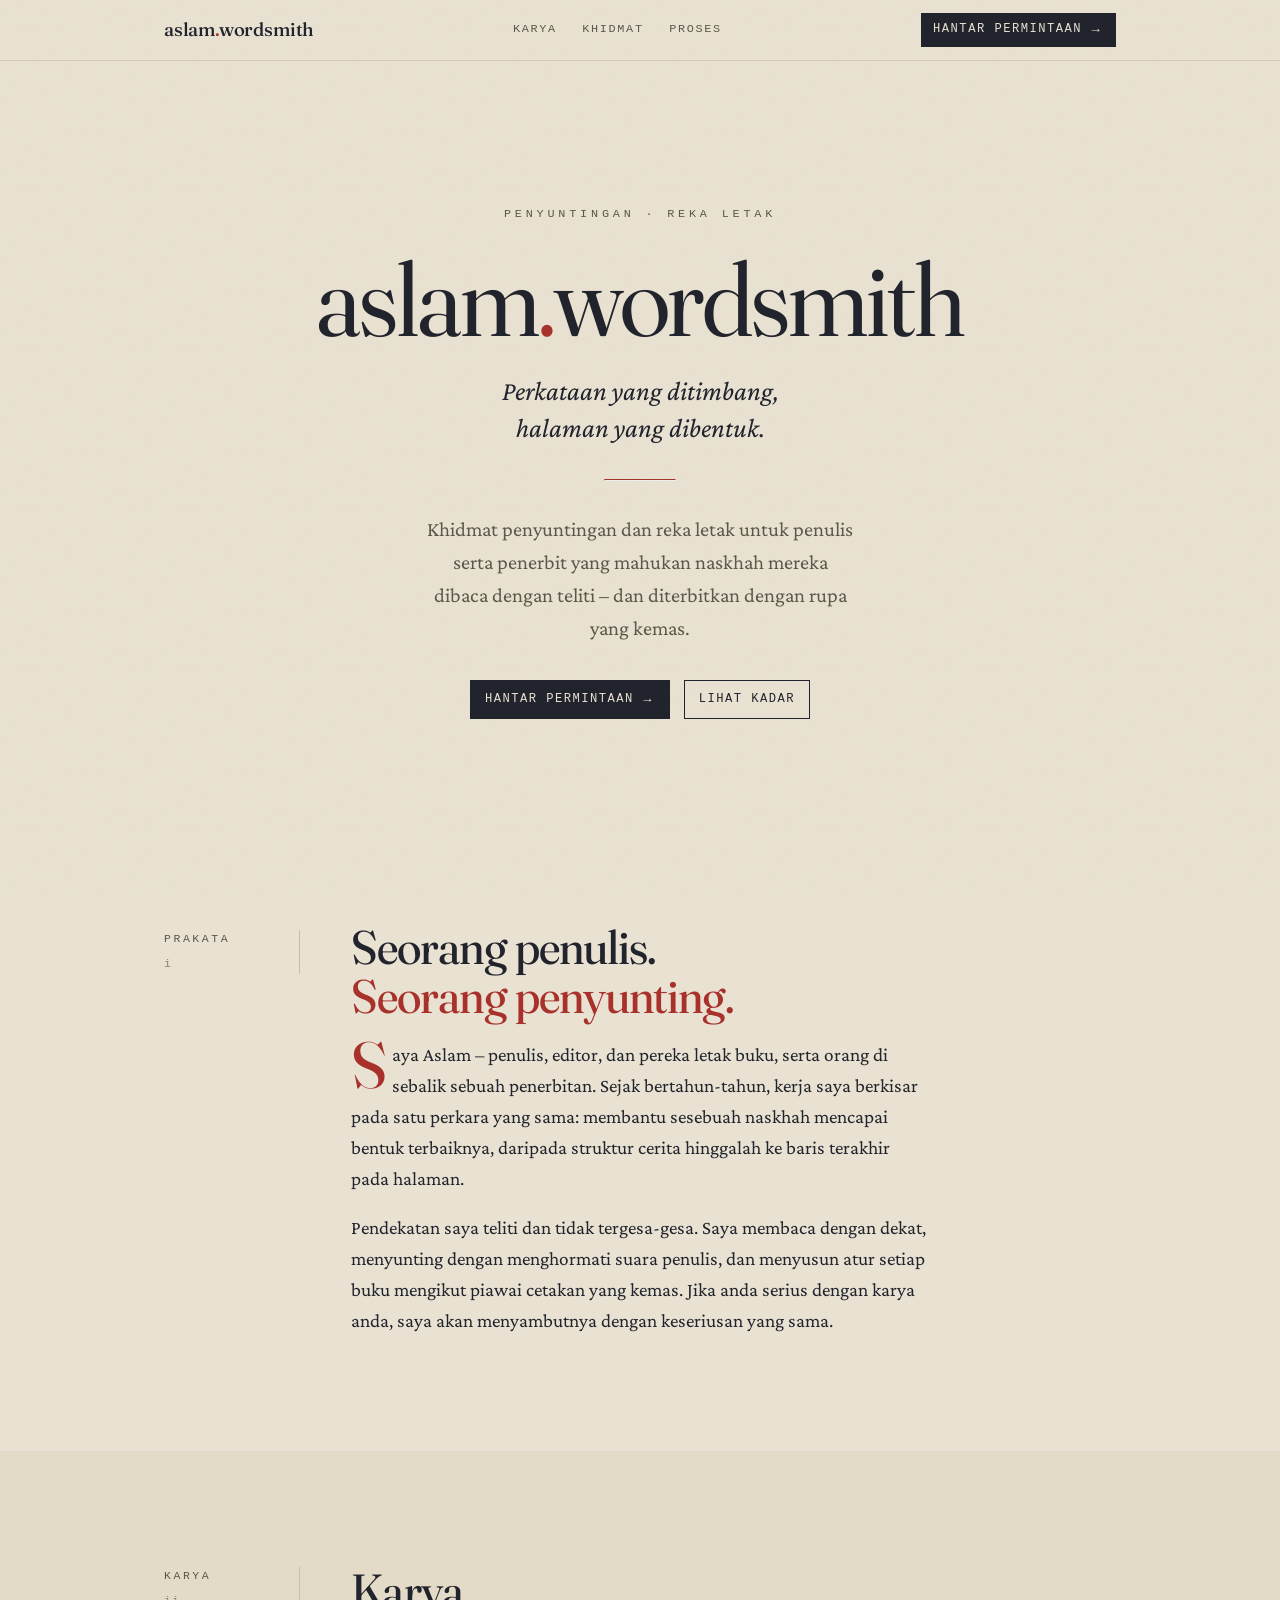
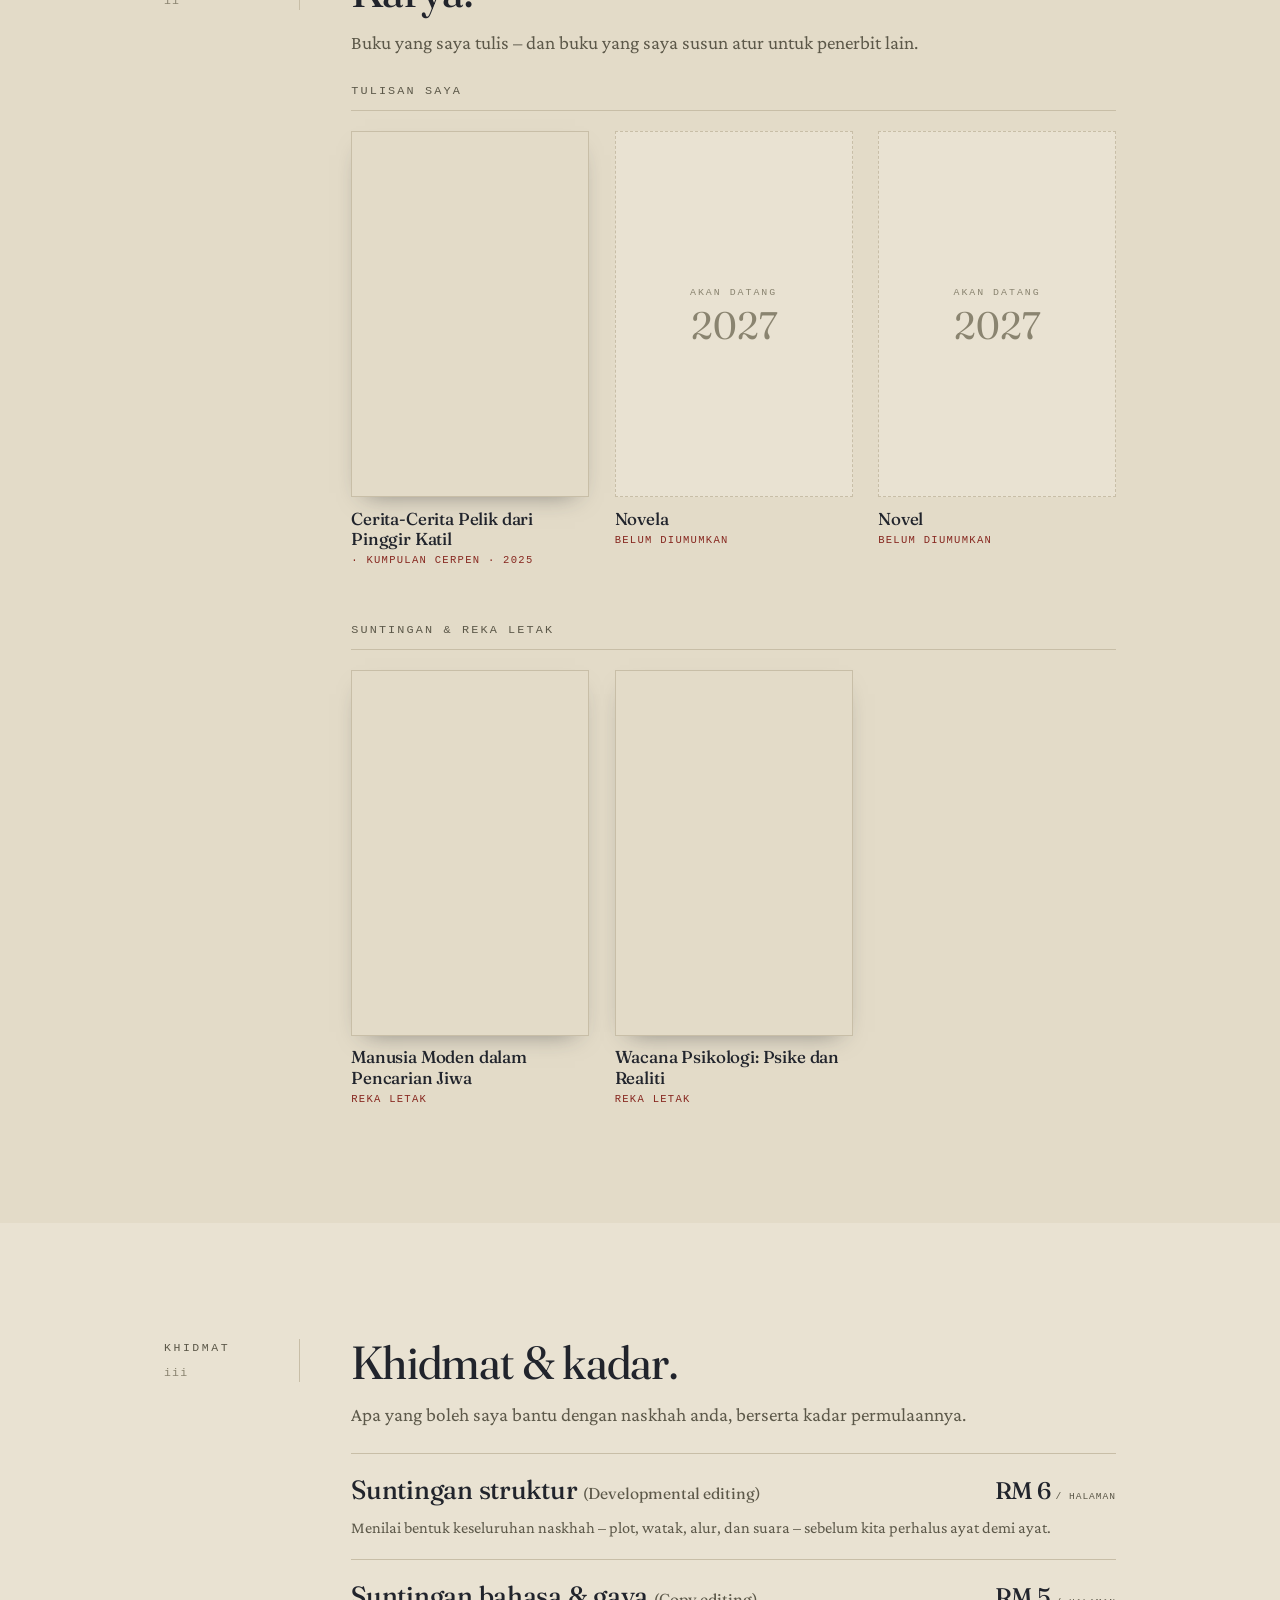
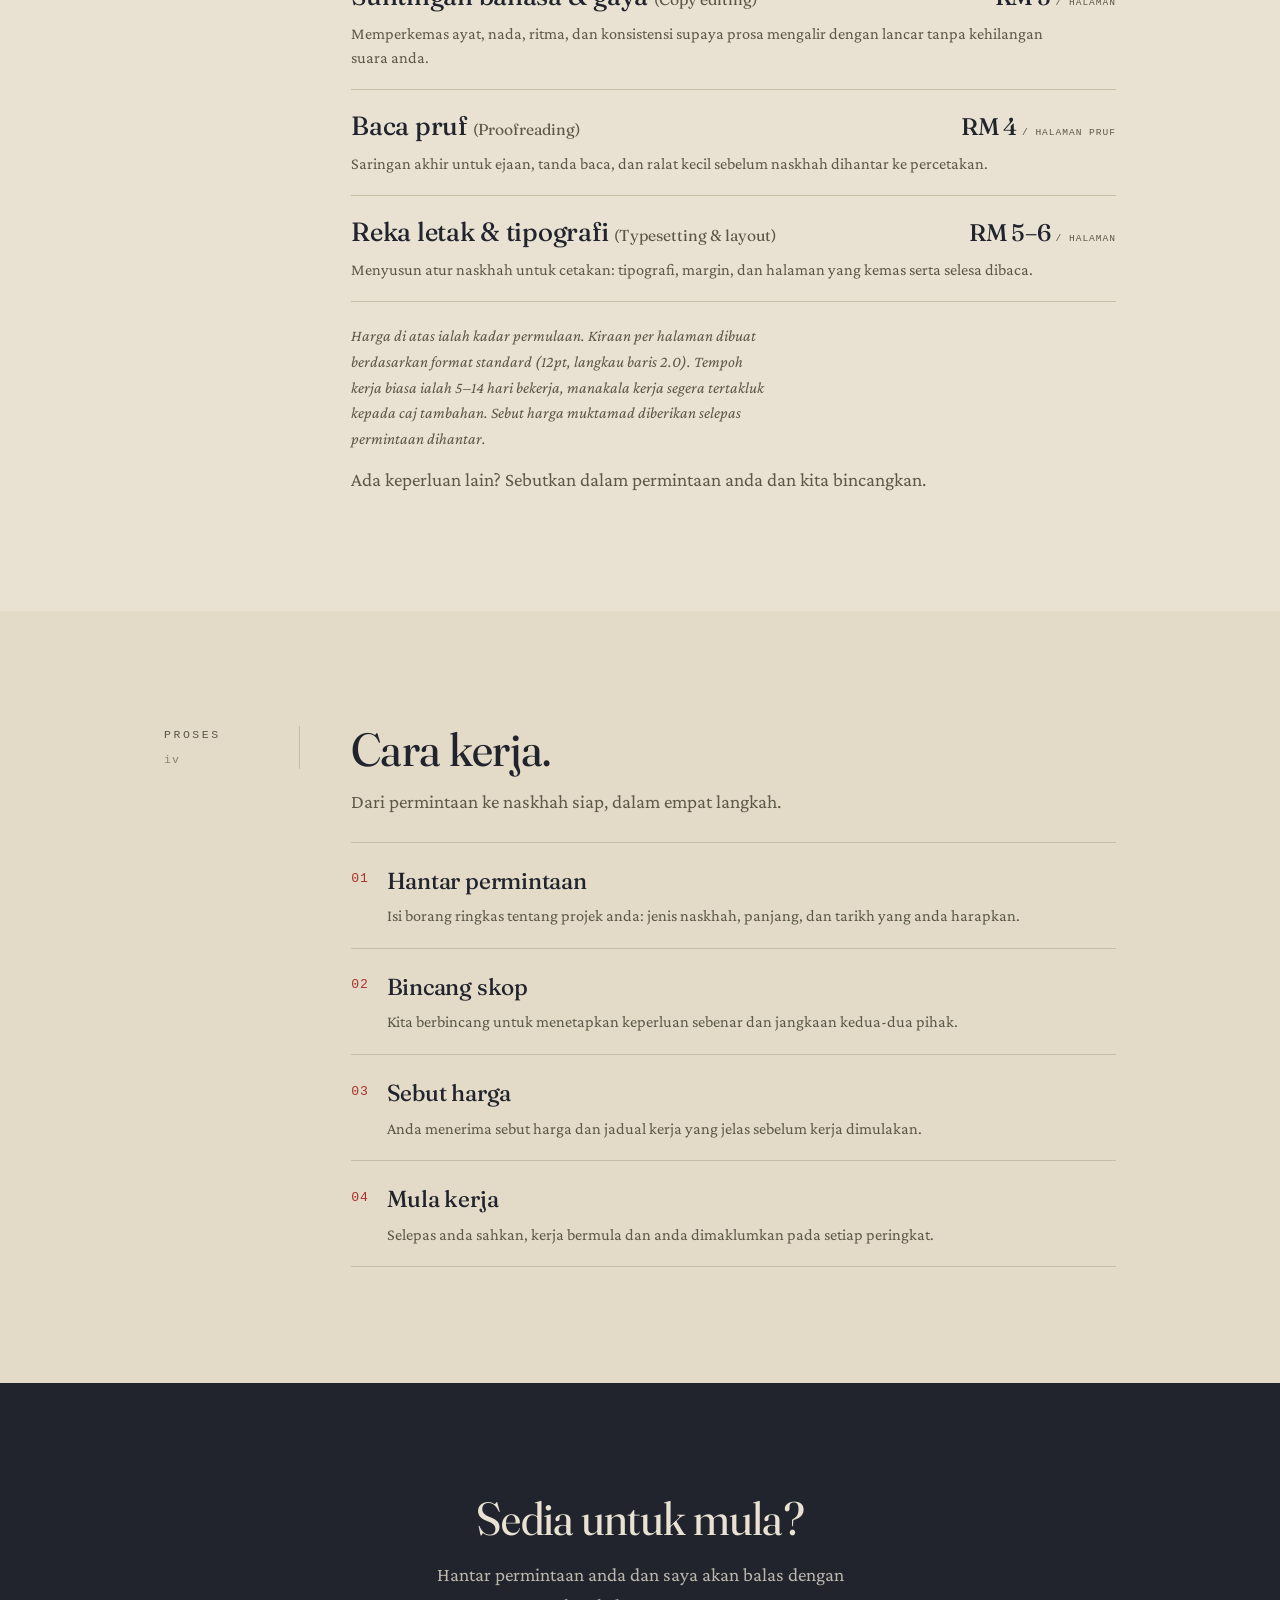
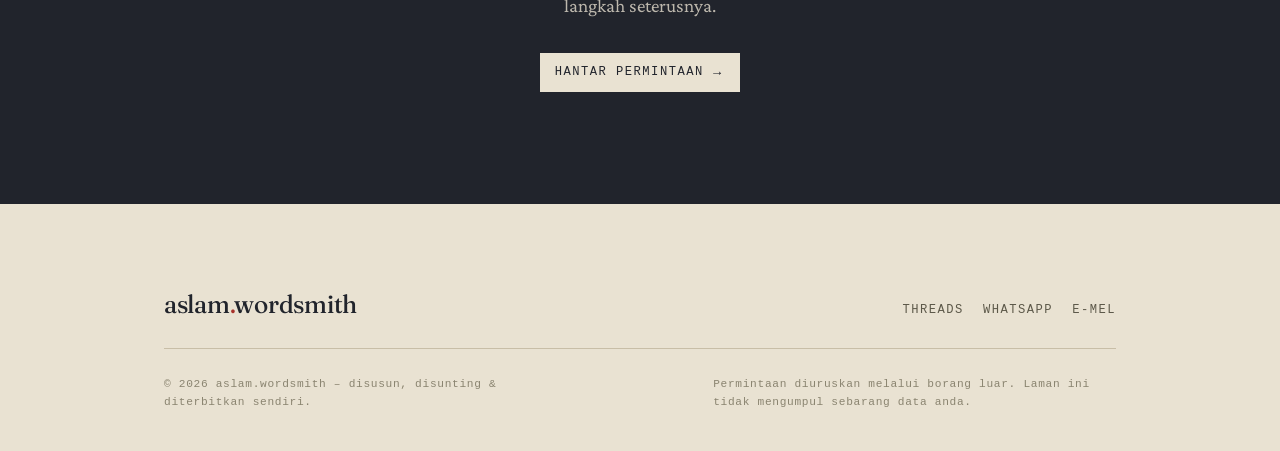
<file: index.html>
<!DOCTYPE html>
<html lang="ms">
<head>
  <meta charset="UTF-8">
  <meta name="viewport" content="width=device-width, initial-scale=1">

  <!-- Security: strict CSP. Everything is same-origin; no third-party calls.
       Note: frame-ancestors / X-Frame-Options can only be set as real HTTP
       headers (GitHub Pages can't). See README for the free Cloudflare option. -->
  <meta http-equiv="Content-Security-Policy"
        content="default-src 'none'; img-src 'self' data:; style-src 'self'; font-src 'self'; base-uri 'self'; form-action 'self' https:; manifest-src 'self'; upgrade-insecure-requests">
  <meta name="referrer" content="strict-origin-when-cross-origin">
  <meta name="color-scheme" content="light">
  <meta name="theme-color" content="#E9E2D2">

  <title>aslam.wordsmith – khidmat penyuntingan &amp; reka letak</title>
  <meta name="description" content="Khidmat penyuntingan dan reka letak buku oleh aslam.wordsmith – untuk penulis dan penerbit yang serius dengan karya mereka.">

  <!-- Open Graph (for sharing on Threads / WhatsApp / Facebook). -->
  <meta property="og:type" content="website">
  <meta property="og:locale" content="ms_MY">
  <meta property="og:site_name" content="aslam.wordsmith">
  <meta property="og:title" content="aslam.wordsmith – khidmat penyuntingan &amp; reka letak">
  <meta property="og:description" content="Khidmat penyuntingan dan reka letak buku untuk penulis dan penerbit yang serius dengan karya mereka.">
  <meta property="og:url" content="https://wordsmith-space.github.io/">
  <meta property="og:image" content="https://wordsmith-space.github.io/media/og.png">
  <meta property="og:image:width" content="1200">
  <meta property="og:image:height" content="630">
  <meta property="og:image:type" content="image/png">
  <meta property="og:image:alt" content="aslam.wordsmith — penyuntingan &amp; reka letak">

  <!-- Twitter / X card (also read by some scrapers) -->
  <meta name="twitter:card" content="summary_large_image">
  <meta name="twitter:title" content="aslam.wordsmith – khidmat penyuntingan &amp; reka letak">
  <meta name="twitter:description" content="Khidmat penyuntingan dan reka letak buku untuk penulis dan penerbit yang serius dengan karya mereka.">
  <meta name="twitter:image" content="https://wordsmith-space.github.io/media/og.png">

  <link rel="icon" href="favicon.svg" type="image/svg+xml">
  <link rel="preload" href="fonts/fraunces.woff2" as="font" type="font/woff2" crossorigin>
  <link rel="preload" href="fonts/crimson-pro.woff2" as="font" type="font/woff2" crossorigin>
  <link rel="stylesheet" href="styles.css">
</head>
<body>
  <a class="skip" href="#kandungan">Langkau ke kandungan</a>

  <!-- ============ Running head ============ -->
  <header class="masthead">
    <div class="wrap">
      <a class="brand" href="#">aslam<span class="dot">.</span>wordsmith</a>
      <nav class="mast-nav" aria-label="Navigasi laman">
        <a href="#karya">Karya</a>
        <a href="#khidmat">Khidmat</a>
        <a href="#proses">Proses</a>
      </nav>
      <!-- TODO: replace href with your real request form (Google Form / Tally). See README. -->
      <a class="btn" href="https://wa.me/60162021608?text=Hai%2C%20saya%20ingin%20bertanya%20tentang%20khidmat%20suntingan" target="_blank" rel="noopener noreferrer">
        Hantar permintaan <span class="arrow" aria-hidden="true">&rarr;</span>
      </a>
    </div>
  </header>

  <main id="kandungan">

    <!-- ============ Title page (hero) ============ -->
    <section class="title-page wrap" aria-label="Pengenalan">
      <p class="half-title">Penyuntingan &middot; Reka&nbsp;letak</p>
      <h1 class="wordmark">aslam<span class="dot">.</span>wordsmith</h1>
      <!-- Tagline (kept as-is per brand decision). -->
      <p class="tagline">Perkataan yang ditimbang,<br>halaman yang dibentuk.</p>
      <hr class="title-rule" aria-hidden="true">
      <p class="lede">Khidmat penyuntingan dan reka letak untuk penulis serta penerbit yang mahukan naskhah mereka dibaca dengan teliti – dan diterbitkan dengan rupa yang kemas.</p>
      <div class="title-cta">
        <a class="btn" href="https://wa.me/60162021608?text=Hai%2C%20saya%20ingin%20bertanya%20tentang%20khidmat%20suntingan" target="_blank" rel="noopener noreferrer">
          Hantar permintaan <span class="arrow" aria-hidden="true">&rarr;</span>
        </a>
        <a class="btn btn--ghost" href="#khidmat">Lihat kadar</a>
      </div>
    </section>

    <!-- ============ Prakata / Who ============ -->
    <section class="leaf" id="tentang">
      <div class="wrap">
        <div class="leaf-grid">
          <aside class="margin">
            <span class="eyebrow">Prakata</span>
            <span class="folio">i</span>
          </aside>
          <div class="leaf-body">
            <div class="who-text prose measure">
              <h2 class="lead-statement">
                Seorang penulis.<br>
                <span class="accent">Seorang penyunting.</span>
              </h2>
              <p class="has-dropcap">Saya Aslam – penulis, editor, dan pereka letak buku, serta orang di sebalik sebuah penerbitan. Sejak bertahun-tahun, kerja saya berkisar pada satu perkara yang sama: membantu sesebuah naskhah mencapai bentuk terbaiknya, daripada struktur cerita hinggalah ke baris terakhir pada halaman.</p>
              <p>Pendekatan saya teliti dan tidak tergesa-gesa. Saya membaca dengan dekat, menyunting dengan menghormati suara penulis, dan menyusun atur setiap buku mengikut piawai cetakan yang kemas. Jika anda serius dengan karya anda, saya akan menyambutnya dengan keseriusan yang sama.</p>
            </div>
          </div>
        </div>
      </div>
    </section>

    <!-- ============ Karya / Work ============ -->
    <!-- Two groups: books Aslam wrote, and books he laid out for others.
         TO ADD a book: drop a cover into media/covers/, copy a <figure class="work …">
         block in the right group, and update src/alt/title/role.
         Variants: work--flat (flat cover image), work--mockup (3D mockup PNG/WebP),
         work--soon (forthcoming teaser, no cover). -->
    <section class="leaf leaf--alt" id="karya">
      <div class="wrap">
        <div class="leaf-grid">
          <aside class="margin">
            <span class="eyebrow">Karya</span>
            <span class="folio">ii</span>
          </aside>
          <div class="leaf-body">
            <h2 class="leaf-head">Karya.</h2>
            <p class="leaf-sub">Buku yang saya tulis – dan buku yang saya susun atur untuk penerbit lain.</p>

            <!-- Group 1: Aslam's own books -->
            <div class="work-group">
              <h3 class="work-group-title">Tulisan saya</h3>
              <div class="works">
                <figure class="work work--flat">
                  <div class="work-cover">
                    <img class="work-img" src="media/covers/cerita-cerita-pelik.webp"
                         alt="Kulit buku: Cerita-Cerita Pelik dari Pinggir Katil"
                         width="800" height="1230" loading="lazy" decoding="async">
                  </div>
                  <figcaption class="work-cap">
                    <span class="work-title">Cerita-Cerita Pelik dari Pinggir Katil</span>
                    <span class="work-role">&middot; Kumpulan cerpen &middot; 2025</span>
                  </figcaption>
                </figure>

                <figure class="work work--soon">
                  <div class="work-cover">
                    <div class="soon">
                      <span class="soon-label">Akan datang</span>
                      <span class="soon-year">2027</span>
                    </div>
                  </div>
                  <figcaption class="work-cap">
                    <span class="work-title">Novela</span>
                    <span class="work-role">Belum diumumkan</span>
                  </figcaption>
                </figure>

                <figure class="work work--soon">
                  <div class="work-cover">
                    <div class="soon">
                      <span class="soon-label">Akan datang</span>
                      <span class="soon-year">2027</span>
                    </div>
                  </div>
                  <figcaption class="work-cap">
                    <span class="work-title">Novel</span>
                    <span class="work-role">Belum diumumkan</span>
                  </figcaption>
                </figure>
              </div>
            </div>

            <!-- Group 2: editorial / layout work for other publishers -->
            <div class="work-group">
              <h3 class="work-group-title">Suntingan &amp; reka letak</h3>
              <div class="works">
                <figure class="work work--flat">
                  <div class="work-cover">
                    <img class="work-img" src="media/covers/manusia-moden-depan.webp"
                         alt="Kulit buku: Manusia Moden dalam Pencarian Jiwa"
                         width="1600" height="2462" loading="lazy" decoding="async">
                  </div>
                  <figcaption class="work-cap">
                    <span class="work-title">Manusia Moden dalam Pencarian Jiwa</span>
                    <span class="work-role">Reka letak</span>
                  </figcaption>
                </figure>

                <figure class="work work--flat">
                  <div class="work-cover">
                    <img class="work-img" src="media/covers/wacana-psikologi-depan.webp"
                         alt="Kulit buku: Wacana Psikologi: Psike dan Realiti"
                         width="1600" height="2462" loading="lazy" decoding="async">
                  </div>
                  <figcaption class="work-cap">
                    <span class="work-title">Wacana Psikologi: Psike dan Realiti</span>
                    <span class="work-role">Reka letak</span>
                  </figcaption>
                </figure>
              </div>
            </div>
          </div>
        </div>
      </div>
    </section>

    <!-- ============ Khidmat & Kadar (services + rates, merged) ============ -->
    <section class="leaf" id="khidmat">
      <div class="wrap">
        <div class="leaf-grid">
          <aside class="margin">
            <span class="eyebrow">Khidmat</span>
            <span class="folio">iii</span>
          </aside>
          <div class="leaf-body">
            <h2 class="leaf-head">Khidmat &amp; kadar.</h2>
            <p class="leaf-sub">Apa yang boleh saya bantu dengan naskhah anda, berserta kadar permulaannya.</p>

            <div class="toc">
              <div class="toc-item">
                <div class="toc-head">
                  <h3 class="toc-title">Suntingan struktur <span class="toc-en">(Developmental editing)</span></h3>
                  <span class="toc-price">RM 6 <span class="toc-unit">/ halaman</span></span>
                </div>
                <p class="toc-desc">Menilai bentuk keseluruhan naskhah – plot, watak, alur, dan suara – sebelum kita perhalus ayat demi ayat.</p>
              </div>
              <div class="toc-item">
                <div class="toc-head">
                  <h3 class="toc-title">Suntingan bahasa &amp; gaya <span class="toc-en">(Copy editing)</span></h3>
                  <span class="toc-price">RM 5 <span class="toc-unit">/ halaman</span></span>
                </div>
                <p class="toc-desc">Memperkemas ayat, nada, ritma, dan konsistensi supaya prosa mengalir dengan lancar tanpa kehilangan suara anda.</p>
              </div>
              <div class="toc-item">
                <div class="toc-head">
                  <h3 class="toc-title">Baca pruf <span class="toc-en">(Proofreading)</span></h3>
                  <span class="toc-price">RM 4 <span class="toc-unit">/ halaman pruf</span></span>
                </div>
                <p class="toc-desc">Saringan akhir untuk ejaan, tanda baca, dan ralat kecil sebelum naskhah dihantar ke percetakan.</p>
              </div>
              <div class="toc-item">
                <div class="toc-head">
                  <h3 class="toc-title">Reka letak &amp; tipografi <span class="toc-en">(Typesetting &amp; layout)</span></h3>
                  <span class="toc-price">RM 5&#8211;6 <span class="toc-unit">/ halaman</span></span>
                </div>
                <p class="toc-desc">Menyusun atur naskhah untuk cetakan: tipografi, margin, dan halaman yang kemas serta selesa dibaca.</p>
              </div>
            </div>

            <p class="rate-note">Harga di atas ialah kadar permulaan. Kiraan per halaman dibuat berdasarkan format standard (12pt, langkau baris 2.0). Tempoh kerja biasa ialah 5&#8211;14 hari bekerja, manakala kerja segera tertakluk kepada caj tambahan. Sebut harga muktamad diberikan selepas permintaan dihantar.</p>
            <p class="leaf-sub">Ada keperluan lain? Sebutkan dalam permintaan anda dan kita bincangkan.</p>
          </div>
        </div>
      </div>
    </section>

    <!-- ============ Proses / Process (a genuine sequence) ============ -->
    <section class="leaf leaf--alt" id="proses">
      <div class="wrap">
        <div class="leaf-grid">
          <aside class="margin">
            <span class="eyebrow">Proses</span>
            <span class="folio">iv</span>
          </aside>
          <div class="leaf-body">
            <h2 class="leaf-head">Cara kerja.</h2>
            <p class="leaf-sub">Dari permintaan ke naskhah siap, dalam empat langkah.</p>

            <ol class="steps">
              <li class="step">
                <div>
                  <h3>Hantar permintaan</h3>
                  <p>Isi borang ringkas tentang projek anda: jenis naskhah, panjang, dan tarikh yang anda harapkan.</p>
                </div>
              </li>
              <li class="step">
                <div>
                  <h3>Bincang skop</h3>
                  <p>Kita berbincang untuk menetapkan keperluan sebenar dan jangkaan kedua-dua pihak.</p>
                </div>
              </li>
              <li class="step">
                <div>
                  <h3>Sebut harga</h3>
                  <p>Anda menerima sebut harga dan jadual kerja yang jelas sebelum kerja dimulakan.</p>
                </div>
              </li>
              <li class="step">
                <div>
                  <h3>Mula kerja</h3>
                  <p>Selepas anda sahkan, kerja bermula dan anda dimaklumkan pada setiap peringkat.</p>
                </div>
              </li>
            </ol>
          </div>
        </div>
      </div>
    </section>

    <!-- ============ Closing call ============ -->
    <section class="closing" id="hubungi">
      <div class="wrap">
        <h2 class="leaf-head">Sedia untuk mula?</h2>
        <p>Hantar permintaan anda dan saya akan balas dengan langkah seterusnya.</p>
        <a class="btn" href="https://wa.me/60162021608?text=Hai%2C%20saya%20ingin%20bertanya%20tentang%20khidmat%20suntingan" target="_blank" rel="noopener noreferrer">
          Hantar permintaan <span class="arrow" aria-hidden="true">&rarr;</span>
        </a>
      </div>
    </section>
  </main>

  <!-- ============ Kolofon / Footer ============ -->
  <footer class="kolofon">
    <div class="wrap">
      <div class="kolofon-top">
        <span class="kolofon-brand">aslam<span class="dot">.</span>wordsmith</span>
        <nav class="kolofon-links" aria-label="Hubungi">
          <a href="https://www.threads.com/@aslam.wordsmith" target="_blank" rel="noopener noreferrer">Threads</a>
          <a href="https://wa.me/60162021608?text=Hai%2C%20saya%20ingin%20bertanya%20tentang%20khidmat%20suntingan" target="_blank" rel="noopener noreferrer">WhatsApp</a>
          <a href="mailto:aslam.wordsmith@gmail.com">E-mel</a>
        </nav>
      </div>
      <div class="kolofon-fine">
        <span>&copy; 2026 aslam.wordsmith – disusun, disunting &amp; diterbitkan sendiri.</span>
        <span>Permintaan diuruskan melalui borang luar. Laman ini tidak mengumpul sebarang data anda.</span>
      </div>
    </div>
  </footer>
</body>
</html>
</file>
<file: styles.css>
/* =========================================================================
   aslam.wordsmith — laman profil & kadar khidmat
   Concept: the page set like the interior of a finely-made book.
   Display: Fraunces (variable, all axes) · Body: Crimson Pro · Utility: system mono
   Palette: fountain-pen ink + warm oat paper + a single editor's proof-red.
   No JavaScript. No third-party requests. Self-hosted fonts only.
   ========================================================================= */

/* ----- Fonts (self-hosted, variable) ------------------------------------ */
@font-face {
  font-family: "Fraunces";
  src: url("fonts/fraunces.woff2") format("woff2");
  font-weight: 100 900;
  font-style: normal;
  font-display: swap;
}
@font-face {
  font-family: "Crimson Pro";
  src: url("fonts/crimson-pro.woff2") format("woff2");
  font-weight: 200 900;
  font-style: normal;
  font-display: swap;
}
@font-face {
  font-family: "Crimson Pro";
  src: url("fonts/crimson-pro-italic.woff2") format("woff2");
  font-weight: 200 900;
  font-style: italic;
  font-display: swap;
}

/* ----- Tokens ----------------------------------------------------------- */
:root {
  /* colour */
  --paper:      #E9E2D2;  /* warm oat — the page */
  --paper-2:    #E3DBC8;  /* a deeper leaf for set-apart blocks */
  --ink:        #21242C;  /* deep blue-black — fountain-pen ink */
  --ink-soft:   #5C5849;  /* muted ink — secondary text */
  --ink-faint:  #8A8470;  /* marginalia, folios (decorative) */
  --proof:      #A8322B;  /* the editor's red */
  --proof-deep: #872820;
  --rule:       #C8BEA7;  /* hairlines */
  --rule-soft:  #D5CCB8;

  /* type */
  --display: "Fraunces", Georgia, "Times New Roman", serif;
  --body:    "Crimson Pro", Georgia, "Times New Roman", serif;
  --mono:    ui-monospace, "SF Mono", "Cascadia Code", "JetBrains Mono", Menlo, Consolas, monospace;

  /* measure & rhythm */
  --gutter:    clamp(1.35rem, 5.5vw, 3.25rem);
  --leaf-pad:  clamp(3.5rem, 9vw, 7.5rem);
  --measure:   36rem;
  --wrap:      66rem;
}

/* ----- Reset ------------------------------------------------------------ */
*, *::before, *::after { box-sizing: border-box; }
* { margin: 0; }
html { -webkit-text-size-adjust: 100%; scroll-behavior: smooth; }
body { min-height: 100%; }
img, svg { display: block; max-width: 100%; }
ul, ol { list-style: none; padding: 0; }
a { color: inherit; }
:focus-visible { outline: 2px solid var(--proof); outline-offset: 3px; border-radius: 1px; }
::selection { background: var(--proof); color: var(--paper); }

/* ----- Base ------------------------------------------------------------- */
body {
  font-family: var(--body);
  font-weight: 400;
  font-size: clamp(1.0625rem, 0.98rem + 0.4vw, 1.2rem);
  line-height: 1.62;
  color: var(--ink);
  background: var(--paper);
  font-feature-settings: "liga" 1, "calt" 1, "onum" 1; /* old-style figures */
  text-rendering: optimizeLegibility;
  -webkit-font-smoothing: antialiased;
}

/* faint paper grain — extremely subtle, sits above the page, ignores clicks */
body::before {
  content: "";
  position: fixed;
  inset: 0;
  z-index: 9999;
  pointer-events: none;
  opacity: 0.035;
  mix-blend-mode: multiply;
  background-image: url("data:image/svg+xml,%3Csvg xmlns='http://www.w3.org/2000/svg' width='160' height='160'%3E%3Cfilter id='n'%3E%3CfeTurbulence type='fractalNoise' baseFrequency='0.85' numOctaves='2' stitchTiles='stitch'/%3E%3C/filter%3E%3Crect width='100%25' height='100%25' filter='url(%23n)'/%3E%3C/svg%3E");
}

p { text-wrap: pretty; }
strong { font-weight: 600; }
em { font-style: italic; }

/* links inside prose */
.prose a {
  color: var(--proof-deep);
  text-decoration: underline;
  text-underline-offset: 0.18em;
  text-decoration-thickness: 1px;
  text-decoration-color: var(--rule);
}
.prose a:hover { text-decoration-color: var(--proof); }

/* ----- Skip link -------------------------------------------------------- */
.skip {
  position: absolute;
  left: -9999px;
  top: 0;
  background: var(--ink);
  color: var(--paper);
  padding: 0.6rem 1rem;
  font-family: var(--mono);
  font-size: 0.8rem;
  z-index: 10000;
}
.skip:focus { left: 0.5rem; top: 0.5rem; }

/* ----- Shared layout primitives ----------------------------------------- */
.wrap {
  width: 100%;
  max-width: var(--wrap);
  margin-inline: auto;
  padding-inline: var(--gutter);
}
.measure { max-width: var(--measure); }

.eyebrow {
  font-family: var(--mono);
  font-size: 0.72rem;
  font-weight: 500;
  letter-spacing: 0.22em;
  text-transform: uppercase;
  color: var(--ink-soft);
}

/* a small editorial proof-mark (caret) used very sparingly */
.proof-caret {
  color: var(--proof);
  font-family: var(--display);
  font-style: normal;
  font-weight: 500;
}

.rule {
  border: 0;
  border-top: 1px solid var(--rule);
}

/* ----- Masthead (running head) ------------------------------------------ */
.masthead {
  position: sticky;
  top: 0;
  z-index: 50;
  background: color-mix(in srgb, var(--paper) 88%, transparent);
  backdrop-filter: blur(6px);
  -webkit-backdrop-filter: blur(6px);
  border-bottom: 1px solid var(--rule-soft);
}
.masthead .wrap {
  display: flex;
  align-items: center;
  justify-content: space-between;
  gap: 1rem;
  min-height: 3.75rem;
}
.brand {
  font-family: var(--display);
  font-weight: 500;
  font-size: 1.18rem;
  letter-spacing: -0.01em;
  font-variation-settings: "opsz" 40, "wght" 500, "SOFT" 0, "WONK" 0;
  text-decoration: none;
  color: var(--ink);
}
.brand .dot { color: var(--proof); }
.mast-nav {
  display: none;
  gap: 1.6rem;
  align-items: center;
}
.mast-nav a {
  font-family: var(--mono);
  font-size: 0.74rem;
  letter-spacing: 0.14em;
  text-transform: uppercase;
  color: var(--ink-soft);
  text-decoration: none;
}
.mast-nav a:hover { color: var(--ink); }

/* button ----------------------------------------------------------------- */
.btn {
  display: inline-flex;
  align-items: center;
  gap: 0.55em;
  font-family: var(--mono);
  font-size: 0.76rem;
  letter-spacing: 0.12em;
  text-transform: uppercase;
  text-decoration: none;
  padding: 0.7em 1.15em;
  border: 1px solid var(--ink);
  color: var(--paper);
  background: var(--ink);
  transition: background 0.18s ease, color 0.18s ease, transform 0.18s ease;
}
.btn:hover { background: var(--proof); border-color: var(--proof); }
.btn:active { transform: translateY(1px); }
.btn--ghost {
  background: transparent;
  color: var(--ink);
}
.btn--ghost:hover { background: transparent; color: var(--proof); border-color: var(--proof); }
.btn .arrow { font-family: var(--body); font-size: 1.1em; line-height: 1; }

.masthead .btn { padding: 0.5em 0.95em; }

/* ----- Hero: the title page --------------------------------------------- */
.title-page {
  text-align: center;
  padding-block: clamp(4rem, 12vw, 9rem) clamp(3.25rem, 8vw, 6rem);
  display: grid;
  justify-items: center;
  gap: clamp(1.1rem, 2.5vw, 1.6rem);
}
.title-page .half-title { /* the small line above the title, as in a book */
  font-family: var(--mono);
  font-size: 0.74rem;
  letter-spacing: 0.32em;
  text-transform: uppercase;
  color: var(--ink-soft);
}
.wordmark {
  font-family: var(--display);
  font-weight: 380;
  font-size: clamp(3rem, 12.5vw, 6.5rem);
  line-height: 0.94;
  letter-spacing: -0.02em;
  font-variation-settings: "opsz" 144, "wght" 380, "SOFT" 26, "WONK" 0;
}
.wordmark .dot { color: var(--proof); }
.tagline {
  font-style: italic;
  font-size: clamp(1.25rem, 3.5vw, 1.7rem);
  line-height: 1.35;
  color: var(--ink);
  max-width: 22ch;
}
.title-rule {
  width: 4.5rem;
  border-top: 1.5px solid var(--proof);
  margin-block: 0.4rem;
}
.lede {
  max-width: 38ch;
  font-size: clamp(1.1rem, 1rem + 0.5vw, 1.28rem);
  color: var(--ink-soft);
}
.title-cta {
  display: flex;
  flex-wrap: wrap;
  gap: 0.85rem;
  justify-content: center;
  margin-top: 0.6rem;
}

/* ----- Leaf (a section, set like a book leaf) --------------------------- */
.leaf { padding-block: var(--leaf-pad); }
.leaf--alt { background: var(--paper-2); }
.leaf--alt + .leaf--alt { padding-top: 0; }

.leaf-grid { display: grid; gap: 1.4rem; }

/* the marginal column: section label + folio, like the head of a printed page */
.margin {
  display: flex;
  align-items: baseline;
  justify-content: space-between;
  gap: 1rem;
  padding-bottom: 0.4rem;
  border-bottom: 1px solid var(--rule);
}
.folio {
  display: none;
  font-family: var(--mono);
  font-size: 0.72rem;
  letter-spacing: 0.1em;
  color: var(--ink-faint);
}

.leaf-head {
  font-family: var(--display);
  font-weight: 420;
  font-size: clamp(1.9rem, 1.4rem + 2vw, 2.9rem);
  line-height: 1.05;
  letter-spacing: -0.015em;
  font-variation-settings: "opsz" 80, "wght" 420, "SOFT" 14, "WONK" 0;
  margin-top: 0.9rem;
}
.leaf-sub {
  margin-top: 0.75rem;
  color: var(--ink-soft);
}

/* prose with a drop cap on the opening paragraph */
.prose p + p { margin-top: 1.1rem; }
.has-dropcap::first-letter {
  font-family: var(--display);
  font-variation-settings: "opsz" 144, "wght" 460, "SOFT" 0, "WONK" 0;
  float: left;
  font-size: 3.4em;
  line-height: 0.74;
  padding-right: 0.08em;
  padding-top: 0.04em;
  color: var(--proof);
}

/* ----- Who block: lead statement + portrait (borrowed structure) -------- */
.who-grid { display: grid; gap: clamp(1.4rem, 4vw, 2.4rem); }

.lead-statement {
  font-family: var(--display);
  font-weight: 440;
  font-size: clamp(1.85rem, 1.3rem + 2.3vw, 2.95rem);
  line-height: 1.03;
  letter-spacing: -0.02em;
  font-variation-settings: "opsz" 80, "wght" 440, "SOFT" 16, "WONK" 0;
  margin-bottom: 1.15rem;
}
.lead-statement .accent { color: var(--proof); }

.portrait { margin: 0; max-width: 15rem; }
.portrait img,
.portrait-ph {
  width: 100%;
  aspect-ratio: 4 / 5;
  border: 1px solid var(--rule);
  background: var(--paper-2);
}
.portrait img { object-fit: cover; }
.portrait-ph { display: grid; place-items: center; }
.portrait-ph span {
  font-family: var(--display);
  font-size: clamp(2.6rem, 9vw, 4rem);
  color: var(--ink-faint);
  font-variation-settings: "opsz" 144, "wght" 360, "SOFT" 22, "WONK" 0;
}
.portrait-ph .dot { color: var(--proof); }

/* ----- Karya terpilih: a shelf of covers -------------------------------- */
.works {
  margin-top: 1.6rem;
  display: grid;
  grid-template-columns: repeat(2, 1fr);
  gap: clamp(1.2rem, 3vw, 1.9rem) clamp(1rem, 3vw, 1.6rem);
}
.work { margin: 0; }
.work-cover {
  display: grid;
  place-items: end center;
  overflow: visible;
  transition: transform 0.2s ease, box-shadow 0.2s ease;
}

/* 3D mockup: floats on the paper with a shape-following shadow, no frame */
.work--mockup .work-cover { aspect-ratio: 800 / 1371; }
.work--mockup .work-img {
  width: 100%; height: 100%;
  object-fit: contain;
  object-position: bottom center;
  filter: drop-shadow(0 9px 16px rgba(33, 36, 44, 0.15));
  transition: filter 0.2s ease;
}

/* flat cover: a framed rectangle with a soft drop shadow */
.work--flat .work-cover {
  aspect-ratio: 130 / 200;
  overflow: hidden;
  border: 1px solid var(--rule);
  box-shadow: 0 10px 24px -14px rgba(33, 36, 44, 0.55);
  background: var(--paper-2);
}
.work--flat .work-img { width: 100%; height: 100%; object-fit: cover; }

/* forthcoming teaser: a quiet cover-shaped card, no image */
.work--soon .work-cover {
  aspect-ratio: 130 / 200;
  border: 1px dashed var(--rule);
  background: var(--paper);
  place-items: center;
}
.soon { display: grid; justify-items: center; gap: 0.3rem; text-align: center; padding: 0.5rem; }
.soon-label {
  font-family: var(--mono);
  font-size: 0.62rem;
  letter-spacing: 0.2em;
  text-transform: uppercase;
  color: var(--ink-faint);
}
.soon-year {
  font-family: var(--display);
  font-size: clamp(1.7rem, 1.2rem + 2vw, 2.4rem);
  line-height: 1;
  color: var(--ink-faint);
  font-variation-settings: "opsz" 72, "wght" 380, "SOFT" 18, "WONK" 0;
}

/* groups within Karya */
.work-group + .work-group { margin-top: clamp(2.2rem, 5vw, 3.25rem); }
.work-group-title {
  font-family: var(--mono);
  font-size: 0.74rem;
  font-weight: 500;
  letter-spacing: 0.18em;
  text-transform: uppercase;
  color: var(--ink-soft);
  margin-top: 1.5rem;
  padding-bottom: 0.55rem;
  border-bottom: 1px solid var(--rule);
}
.work-group .works { margin-top: 1.25rem; }
.work-cap { display: block; margin-top: 0.7rem; }
.work-title {
  display: block;
  font-family: var(--display);
  font-weight: 480;
  font-size: 1.08rem;
  line-height: 1.18;
  letter-spacing: -0.01em;
  font-variation-settings: "opsz" 40, "wght" 480, "SOFT" 10, "WONK" 0;
}
.work-role {
  display: block;
  margin-top: 0.18rem;
  font-family: var(--mono);
  font-size: 0.66rem;
  letter-spacing: 0.12em;
  text-transform: uppercase;
  color: var(--proof-deep);
}
@media (prefers-reduced-motion: no-preference) {
  .work:hover .work-cover { transform: translateY(-4px); }
  .work--mockup:hover .work-img { filter: drop-shadow(0 16px 22px rgba(33, 36, 44, 0.22)); }
  .work--flat:hover .work-cover { box-shadow: 0 16px 30px -14px rgba(33, 36, 44, 0.6); }
}

/* ----- Khidmat (services), set like a contents list --------------------- */
.toc { margin-top: 1.4rem; }
.toc-item {
  padding-block: 1.15rem;
  border-top: 1px solid var(--rule);
}
.toc-item:last-of-type { border-bottom: 1px solid var(--rule); }
.toc-title {
  font-family: var(--display);
  font-weight: 460;
  font-size: clamp(1.3rem, 1.1rem + 0.8vw, 1.65rem);
  line-height: 1.15;
  letter-spacing: -0.01em;
  font-variation-settings: "opsz" 50, "wght" 460, "SOFT" 12, "WONK" 0;
}
.toc-desc { margin-top: 0.3rem; color: var(--ink-soft); font-size: 1.02rem; line-height: 1.5; }
.toc-head {
  display: flex;
  flex-wrap: wrap;
  align-items: baseline;
  justify-content: space-between;
  gap: 0.2rem 1.5rem;
}
.toc-en {
  font-size: 0.6em;
  font-weight: 400;
  color: var(--ink-soft);
  letter-spacing: 0;
  font-variation-settings: "opsz" 30, "wght" 400, "SOFT" 12, "WONK" 0;
}
.toc-price {
  font-family: var(--display);
  font-weight: 480;
  font-size: clamp(1.2rem, 1.05rem + 0.7vw, 1.5rem);
  letter-spacing: -0.01em;
  font-variation-settings: "opsz" 40, "wght" 480, "SOFT" 0, "WONK" 0;
  white-space: nowrap;
  color: var(--ink);
}
.toc-price .toc-unit {
  font-family: var(--mono);
  font-size: 0.6rem;
  letter-spacing: 0.1em;
  text-transform: uppercase;
  color: var(--ink-soft);
}

/* ----- Kadar (rate card), set like a back-matter price list ------------- */
.rates { margin-top: 1.5rem; }
.rate-row {
  display: grid;
  grid-template-columns: 1fr auto;
  gap: 0.35rem 1.5rem;
  align-items: baseline;
  padding-block: 1.05rem;
  border-top: 1px solid var(--rule);
}
.rate-row:last-of-type { border-bottom: 1px solid var(--rule); }
.rate-name {
  font-family: var(--display);
  font-weight: 460;
  font-size: clamp(1.2rem, 1.05rem + 0.7vw, 1.5rem);
  letter-spacing: -0.01em;
  font-variation-settings: "opsz" 48, "wght" 460, "SOFT" 12, "WONK" 0;
  grid-column: 1;
}
.rate-unit {
  font-family: var(--mono);
  font-size: 0.72rem;
  letter-spacing: 0.1em;
  text-transform: uppercase;
  color: var(--ink-soft);
  grid-column: 1;
  grid-row: 2;
}
.rate-price {
  font-family: var(--display);
  font-weight: 480;
  font-size: clamp(1.2rem, 1.05rem + 0.7vw, 1.5rem);
  font-variation-settings: "opsz" 40, "wght" 480, "SOFT" 0, "WONK" 0;
  white-space: nowrap;
  grid-column: 2;
  grid-row: 1 / span 2;
  align-self: center;
}
.rate-note {
  margin-top: 1.3rem;
  font-size: 1rem;
  font-style: italic;
  color: var(--ink-soft);
  max-width: 46ch;
}

/* ----- Proses (a genuine sequence → numbered) --------------------------- */
.steps { counter-reset: step; margin-top: 1.5rem; display: grid; gap: 0; }
.step {
  counter-increment: step;
  display: grid;
  grid-template-columns: auto 1fr;
  gap: 1.1rem;
  padding-block: 1.2rem;
  border-top: 1px solid var(--rule);
}
.step:last-child { border-bottom: 1px solid var(--rule); }
.step::before {
  content: counter(step, decimal-leading-zero);
  font-family: var(--mono);
  font-size: 0.82rem;
  color: var(--proof);
  letter-spacing: 0.08em;
  padding-top: 0.4rem;
}
.step h3 {
  font-family: var(--display);
  font-weight: 460;
  font-size: clamp(1.2rem, 1.05rem + 0.6vw, 1.45rem);
  letter-spacing: -0.01em;
  font-variation-settings: "opsz" 46, "wght" 460, "SOFT" 12, "WONK" 0;
}
.step p { margin-top: 0.3rem; color: var(--ink-soft); font-size: 1.02rem; line-height: 1.5; }

/* ----- Closing call ----------------------------------------------------- */
.closing {
  text-align: center;
  background: var(--ink);
  color: var(--paper);
  padding-block: clamp(4rem, 10vw, 7rem);
}
.closing .leaf-head {
  color: var(--paper);
  margin-top: 0;
  font-variation-settings: "opsz" 90, "wght" 400, "SOFT" 18, "WONK" 0;
}
.closing p { margin-top: 1rem; color: color-mix(in srgb, var(--paper) 78%, transparent); max-width: 40ch; margin-inline: auto; }
.closing .btn {
  margin-top: 2rem;
  background: var(--paper);
  color: var(--ink);
  border-color: var(--paper);
}
.closing .btn:hover { background: var(--proof); color: var(--paper); border-color: var(--proof); }

/* ----- Kolofon (footer) ------------------------------------------------- */
.kolofon { padding-block: clamp(3rem, 7vw, 5rem) 2.5rem; }
.kolofon .wrap { display: grid; gap: 1.6rem; }
.kolofon-top {
  display: flex;
  flex-wrap: wrap;
  align-items: baseline;
  justify-content: space-between;
  gap: 1rem 2rem;
  padding-bottom: 1.4rem;
  border-bottom: 1px solid var(--rule);
}
.kolofon-brand {
  font-family: var(--display);
  font-weight: 460;
  font-size: 1.6rem;
  letter-spacing: -0.01em;
  font-variation-settings: "opsz" 60, "wght" 460, "SOFT" 16, "WONK" 0;
}
.kolofon-brand .dot { color: var(--proof); }
.kolofon-links { display: flex; flex-wrap: wrap; gap: 1.2rem; }
.kolofon-links a {
  font-family: var(--mono);
  font-size: 0.76rem;
  letter-spacing: 0.12em;
  text-transform: uppercase;
  color: var(--ink-soft);
  text-decoration: none;
}
.kolofon-links a:hover { color: var(--proof); }
.kolofon-fine {
  display: flex;
  flex-wrap: wrap;
  justify-content: space-between;
  gap: 0.6rem 2rem;
  font-family: var(--mono);
  font-size: 0.7rem;
  letter-spacing: 0.06em;
  color: var(--ink-faint);
}
.kolofon-fine span { max-width: 60ch; }

/* ----- Motion: one quiet page-load settle ------------------------------- */
@media (prefers-reduced-motion: no-preference) {
  .title-page > * {
    animation: settle 0.9s cubic-bezier(0.2, 0.7, 0.2, 1) backwards;
  }
  .title-page > *:nth-child(1) { animation-delay: 0.05s; }
  .title-page > *:nth-child(2) { animation-delay: 0.14s; }
  .title-page > *:nth-child(3) { animation-delay: 0.24s; }
  .title-page > *:nth-child(4) { animation-delay: 0.32s; }
  .title-page > *:nth-child(5) { animation-delay: 0.40s; }
  .title-page > *:nth-child(6) { animation-delay: 0.48s; }
  @keyframes settle {
    from { opacity: 0; transform: translateY(0.6rem); }
    to   { opacity: 1; transform: none; }
  }
}

/* ----- Responsive: open the book on wider screens ----------------------- */
@media (min-width: 48rem) {
  .leaf-grid {
    grid-template-columns: 8.5rem 1fr;
    column-gap: clamp(1.5rem, 4vw, 3.25rem);
  }
  .margin {
    flex-direction: column;
    align-items: flex-start;
    justify-content: flex-start;
    gap: 0.4rem;
    border-bottom: 0;
    border-right: 1px solid var(--rule);
    padding-right: 1rem;
    padding-bottom: 0;
    position: sticky;
    top: 5rem;
    align-self: start;
  }
  .folio { display: block; }
  .leaf-head { margin-top: 0; }

  .who-grid {
    grid-template-columns: minmax(11rem, 14rem) 1fr;
    column-gap: clamp(1.6rem, 4vw, 2.8rem);
    align-items: start;
  }
  .lead-statement { margin-top: -0.15em; } /* optically align cap-height with portrait top */
  .works { grid-template-columns: repeat(3, 1fr); }
}

@media (min-width: 60rem) {
  .mast-nav { display: flex; }
}
</file>
